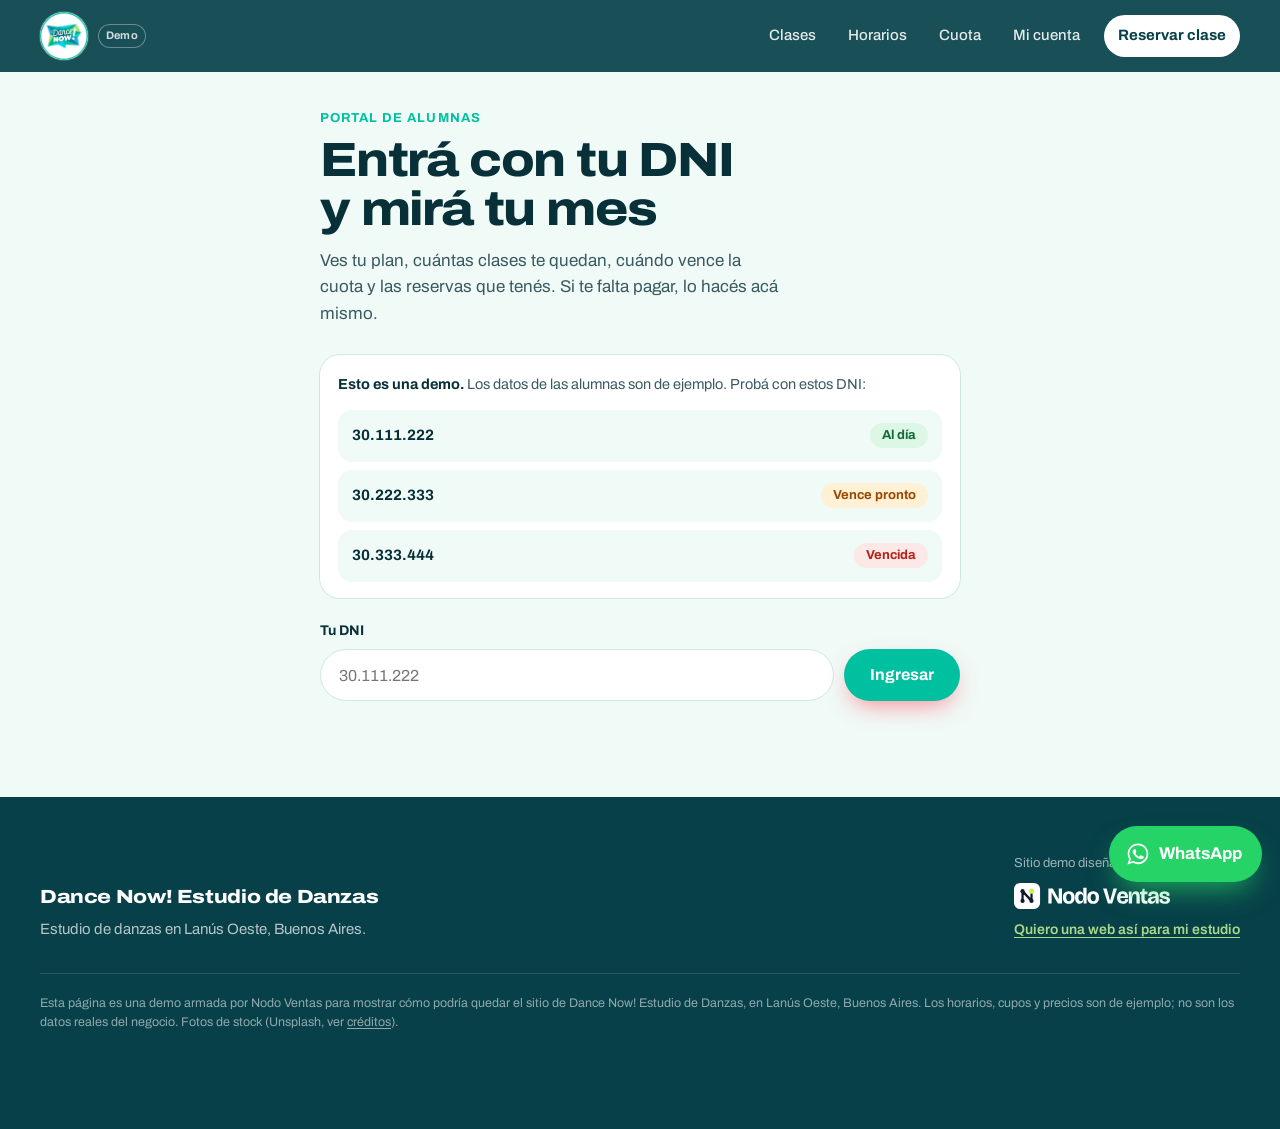
<file: mi-cuenta/index.html>
<!DOCTYPE html>
<html lang="es-AR">
<head>
  <meta charset="utf-8">
  <meta name="viewport" content="width=device-width, initial-scale=1, viewport-fit=cover">
  <title>Portal de alumnas · Dance Now! Estudio de Danzas</title>
  <meta name="description" content="Entrá con tu DNI y mirá tu plan, cuántas clases te quedan, cuándo vence la cuota y tus reservas. Sitio demo creado por Nodo Ventas.">
  <meta name="robots" content="noindex, nofollow">
  <meta name="theme-color" content="#074048">
  <link rel="icon" href="../img/brand/favicon.png" type="image/png">
  <link rel="preconnect" href="https://fonts.googleapis.com">
  <link rel="preconnect" href="https://fonts.gstatic.com" crossorigin>
  <link href="https://fonts.googleapis.com/css2?family=Archivo:wdth,wght@62..125,400..900&display=swap" rel="stylesheet">
  <link rel="stylesheet" href="../styles.css">
  <link rel="stylesheet" href="portal.css">
</head>
<body class="subpage">
  <a class="skip" href="#contenido">Saltar al contenido</a>

  <header class="site-header solid" id="top">
    <div class="wrap header-inner">
      <a class="brand" href="../" aria-label="Dance Now! Estudio de Danzas, inicio">
        <img class="brand-logo round" src="../img/brand/logo.png" alt="Dance Now! Estudio de Danzas">
      </a>
      <a class="demo-tag" href="../oferta/" title="Sitio demo hecho por Nodo Ventas">Demo</a>
      <button class="menu-btn" type="button" aria-expanded="false" aria-controls="nav" aria-label="Abrir menú"><span></span><span></span></button>
      <nav class="nav" id="nav">
        <a href="../#clases">Clases</a>
        <a href="../#horarios">Horarios</a>
        <a href="../#cuota">Cuota</a>
        <a href="./" aria-current="page">Mi cuenta</a>
        <a class="nav-cta" href="../#horarios">Reservar clase</a>
      </nav>
    </div>
  </header>

  <main id="contenido" class="portal">
    <div class="wrap portal-wrap">
      <p class="portal-kicker">Portal de alumnas</p>
      <h1>Entrá con tu DNI y mirá tu mes</h1>
      <p class="portal-lead">Ves tu plan, cuántas clases te quedan, cuándo vence la cuota y las reservas que tenés. Si te falta pagar, lo hacés acá mismo.</p>

      <aside class="demo-banner" aria-label="Datos de la demo">
        <p><strong>Esto es una demo.</strong> Los datos de las alumnas son de ejemplo. Probá con estos DNI:</p>
        <div class="dni-hints">
          <button type="button" class="hint" data-dni="30111222">30.111.222 <span class="badge badge-ok">Al día</span></button>
          <button type="button" class="hint" data-dni="30222333">30.222.333 <span class="badge badge-pend">Vence pronto</span></button>
          <button type="button" class="hint" data-dni="30333444">30.333.444 <span class="badge badge-late">Vencida</span></button>
        </div>
      </aside>

      <form id="login-form" class="dni-form">
        <label for="dni">Tu DNI</label>
        <div class="dni-row">
          <input id="dni" name="dni" inputmode="numeric" autocomplete="off" required placeholder="30.111.222" aria-describedby="dni-error">
          <button class="btn btn-coral" type="submit">Ingresar</button>
        </div>
        <p class="form-error" id="dni-error" hidden>No encontramos ese DNI. En la demo usá uno de los tres de arriba.</p>
      </form>

      <section id="account-panel" class="account portal-account" hidden aria-live="polite"></section>
    </div>
  </main>

  <footer class="site-footer">
    <div class="wrap footer-grid">
      <div class="footer-brand">
        <span class="brand-name">Dance Now! Estudio de Danzas</span>
        <p>Estudio de danzas en Lanús Oeste, Buenos Aires.</p>
      </div>
      <div class="made-by">
        <span>Sitio demo diseñado por</span>
        <a href="../oferta/" aria-label="Nodo Ventas, ver la oferta"><img src="../img/nodo/nodo-ventas-logo-blanco.svg" alt="Nodo Ventas" width="150" height="25"></a>
        <a class="made-link" href="../oferta/">Quiero una web así para mi estudio</a>
      </div>
    </div>
    <p class="wrap legal">Esta página es una demo armada por Nodo Ventas para mostrar cómo podría quedar el sitio de Dance Now! Estudio de Danzas, en Lanús Oeste, Buenos Aires. Los horarios, cupos y precios son de ejemplo; no son los datos reales del negocio. Fotos de stock (Unsplash, ver <a href="../CREDITS.md">créditos</a>).</p>
  </footer>

  <a class="wa-float" href="https://wa.me/5491100000000?text=Hola%21%20Quiero%20reservar%20una%20clase%20de%20prueba" target="_blank" rel="noopener" aria-label="Escribir por WhatsApp">
    <svg viewBox="0 0 32 32" aria-hidden="true"><path fill="currentColor" d="M16 3C9 3 3.3 8.6 3.3 15.6c0 2.4.7 4.7 1.9 6.7L3 29l6.9-2.1c1.9 1 4 1.6 6.1 1.6 7 0 12.7-5.6 12.7-12.6S23 3 16 3zm0 23.2c-1.9 0-3.8-.5-5.4-1.5l-.4-.2-4.1 1.2 1.2-4-.3-.4a10.4 10.4 0 0 1-1.6-5.6C5.4 9.9 10.1 5.3 16 5.3s10.6 4.6 10.6 10.3S21.9 26.2 16 26.2zm5.8-7.7c-.3-.2-1.9-.9-2.2-1-.3-.1-.5-.2-.7.2-.2.3-.8 1-1 1.2-.2.2-.4.2-.7.1-.3-.2-1.3-.5-2.5-1.6-.9-.8-1.6-1.8-1.7-2.1-.2-.3 0-.5.1-.6l.5-.6c.2-.2.2-.3.3-.6.1-.2 0-.4 0-.6l-1-2.4c-.3-.6-.5-.5-.7-.5h-.6c-.2 0-.6.1-.9.4-.3.3-1.2 1.1-1.2 2.7s1.2 3.2 1.4 3.4c.2.2 2.4 3.6 5.8 5 2.9 1.1 3.4.9 4 .8.6-.1 1.9-.8 2.2-1.5.3-.8.3-1.4.2-1.5-.1-.2-.3-.3-.6-.4z"/></svg>
    <span>WhatsApp</span>
  </a>

  <div class="modal" id="modal-pago" hidden>
    <div class="sheet" role="dialog" aria-modal="true" aria-labelledby="pago-titulo">
      <button class="sheet-x" type="button" data-close aria-label="Cerrar">×</button>
      <div id="pago-form">
        <h2 id="pago-titulo">Cuota de noviembre</h2>
        <p class="pay-amount">$18.000</p>
        <p class="class-resume" id="pago-resumen">Plan 8 clases · Dance Now! Estudio de Danzas</p>
        <fieldset class="pay-methods">
          <legend>Medio de pago</legend>
          <label><input type="radio" name="pm" checked> Dinero en cuenta de Mercado Pago</label>
          <label><input type="radio" name="pm"> Tarjeta de débito o crédito</label>
        </fieldset>
        <button class="btn btn-mp btn-block" type="button" id="btn-pagar">Pagar $18.000</button>
        <p class="fine-print">Simulación de demo: no se abre un checkout real ni se cobra nada.</p>
      </div>
      <div id="pago-ok" hidden>
        <div class="ok-head">
          <span class="ok-check" aria-hidden="true"><svg viewBox="0 0 24 24"><path d="M5 12.5l4.2 4.2L19 7" fill="none" stroke="currentColor" stroke-width="2.6" stroke-linecap="round" stroke-linejoin="round"/></svg></span>
          <div><h2>Pago aprobado</h2><p class="class-resume">La cuota quedó acreditada en tu cuenta.</p></div>
        </div>
        <button class="btn btn-ink btn-block" type="button" data-close>Volver</button>
      </div>
    </div>
  </div>

  <script src="portal.js"></script>
</body>
</html>
</file>
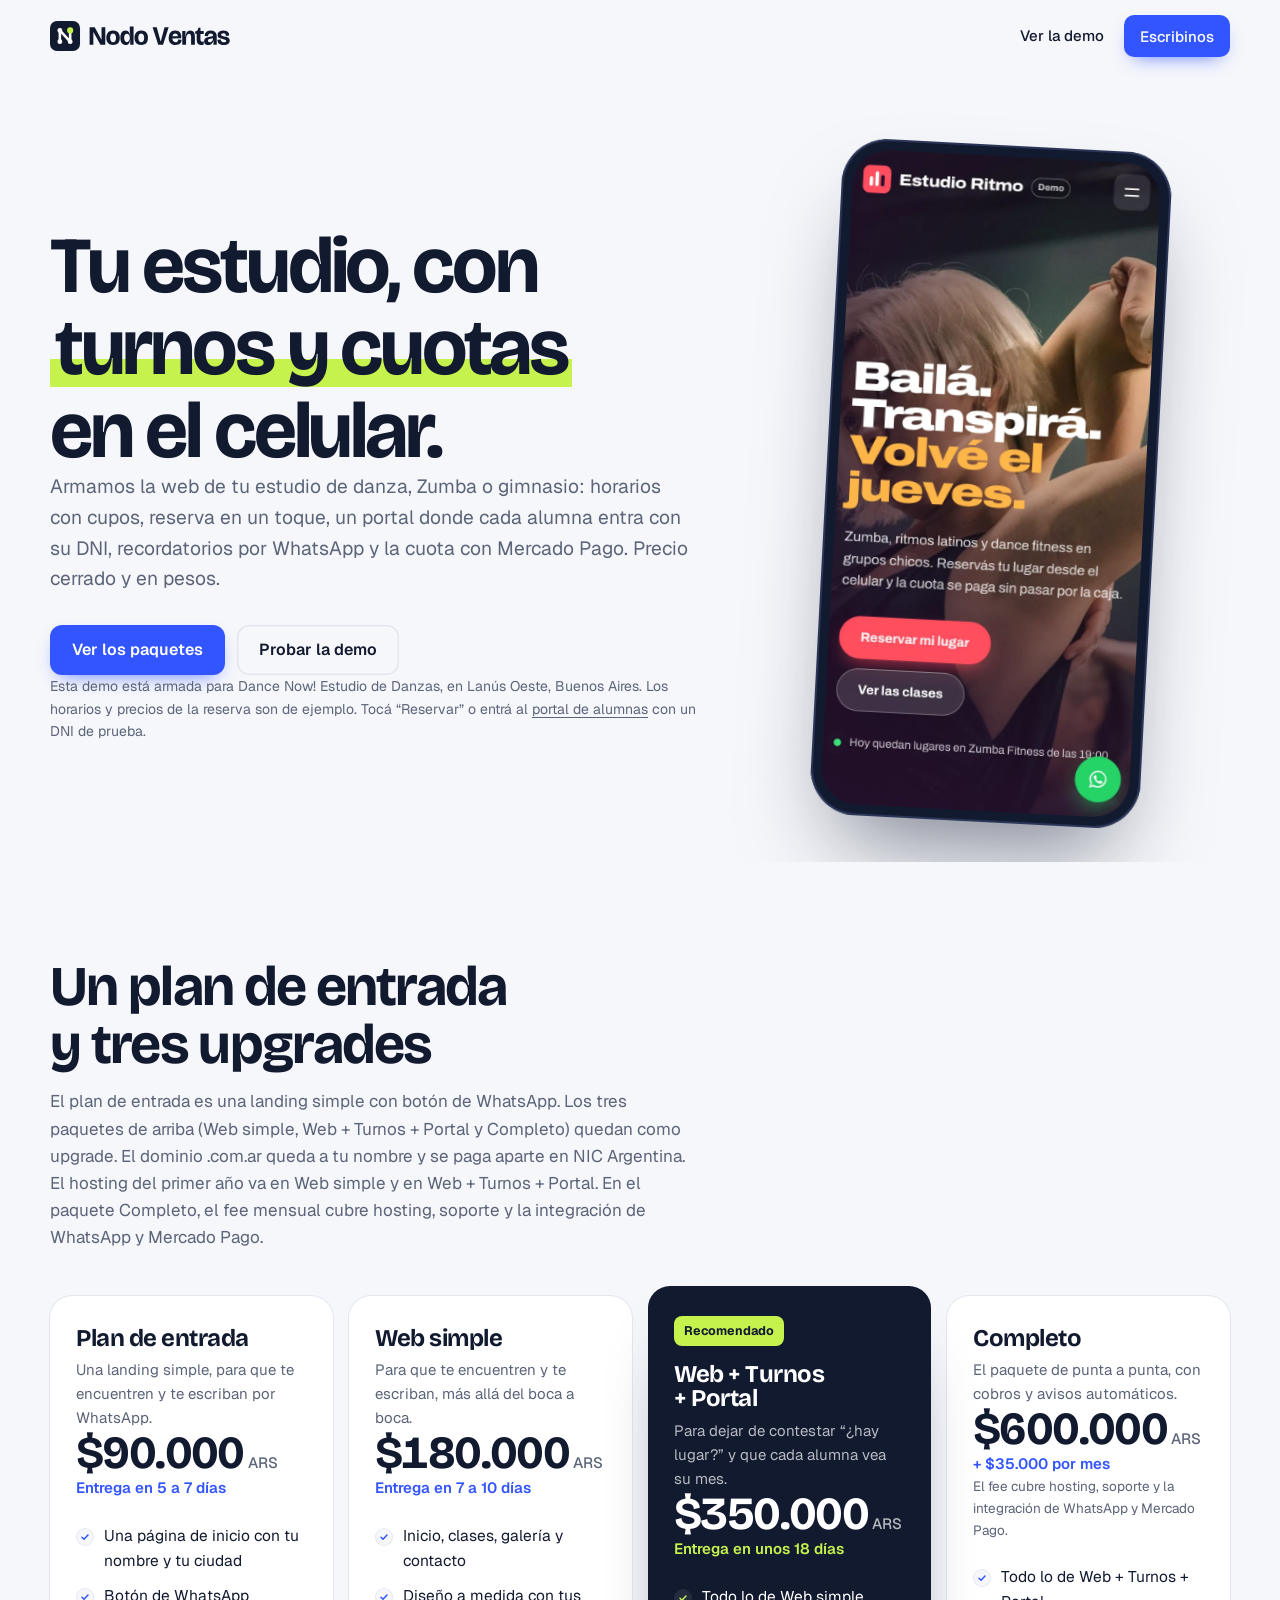
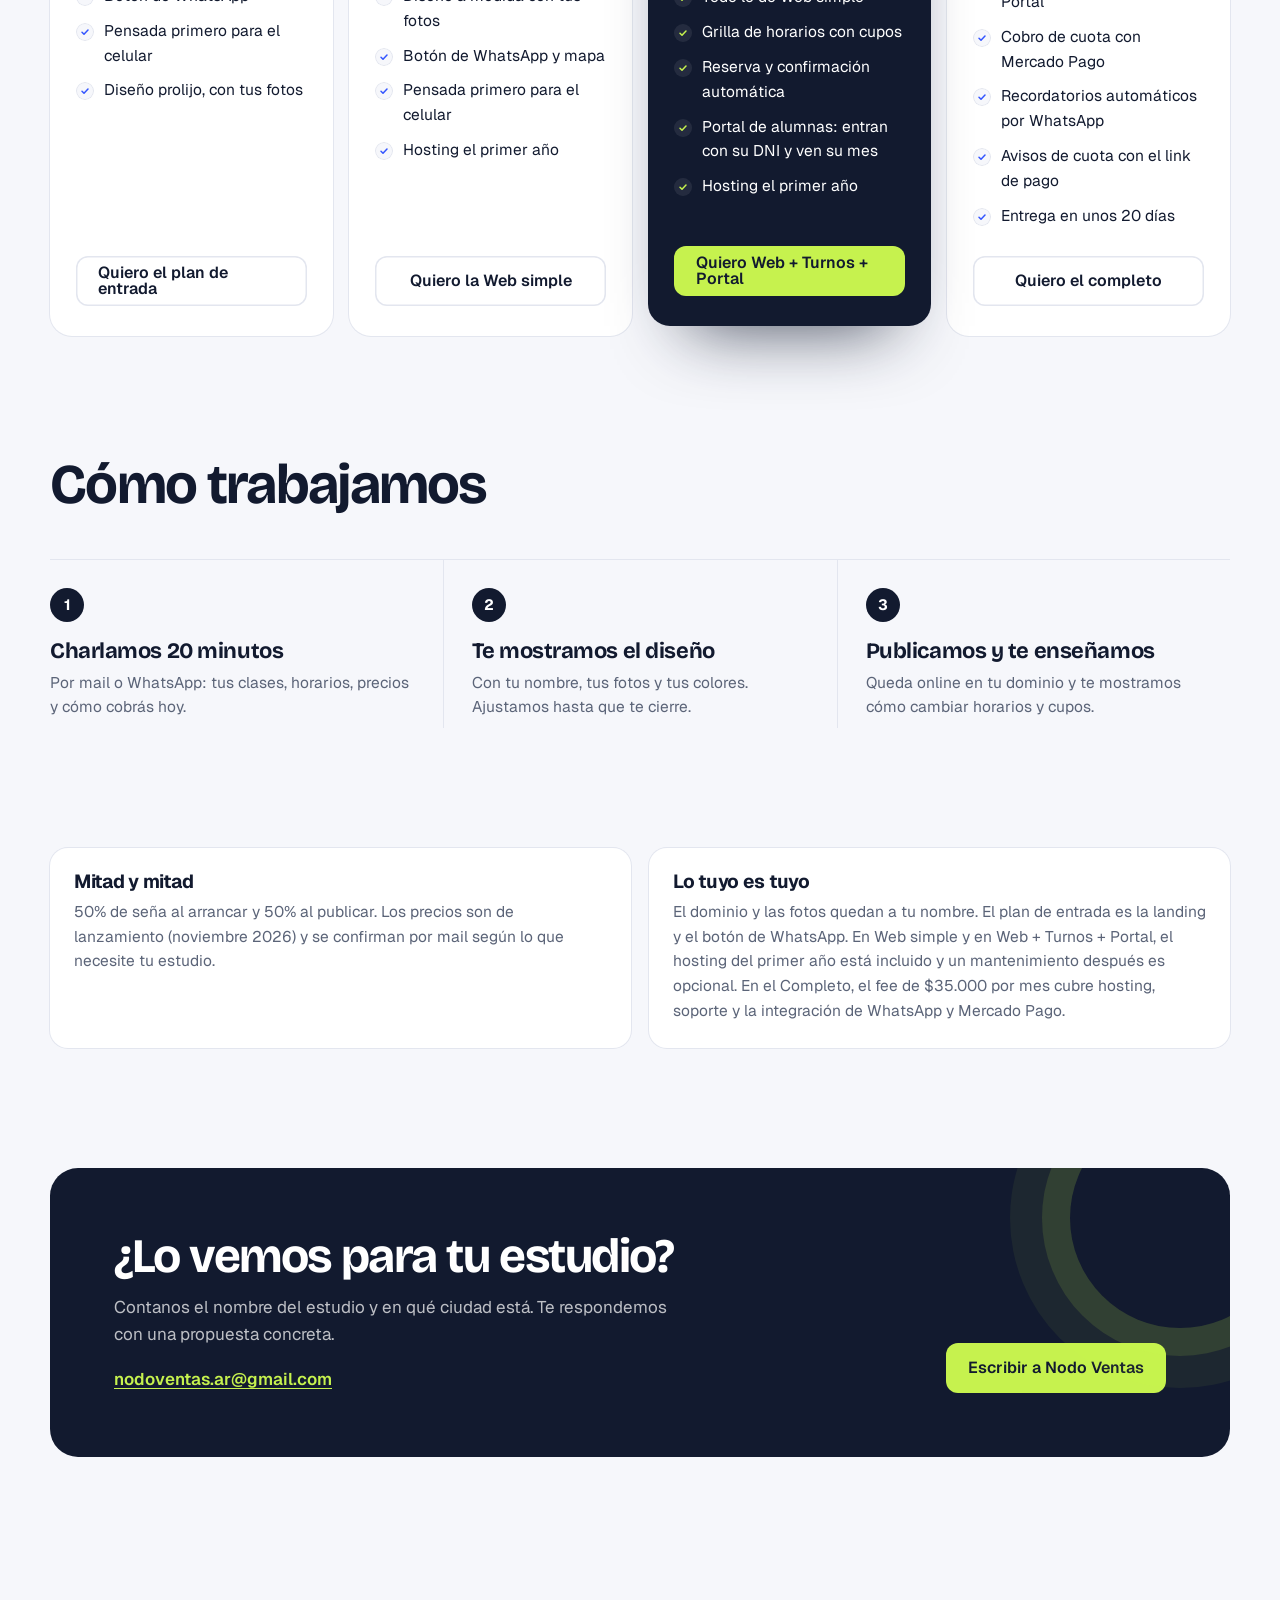
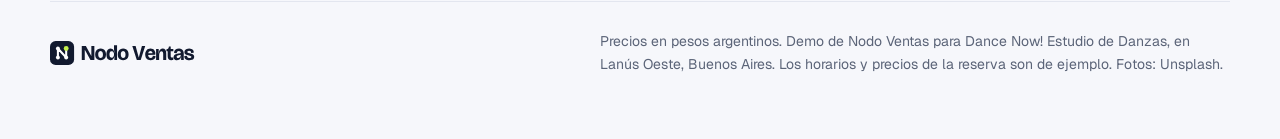
<file: oferta/index.html>
<!DOCTYPE html>
<html lang="es-AR">
<head>
  <meta charset="utf-8">
  <meta name="viewport" content="width=device-width, initial-scale=1">
  <title>Webs con turnos y cobros para estudios · Nodo Ventas</title>
  <meta name="description" content="Nodo Ventas arma webs para estudios de danza, Zumba, yoga, pilates, academias y centros de belleza: landing de entrada, horarios, reserva, portal de alumnas, recordatorios por WhatsApp y cuota con Mercado Pago.">
  <meta name="robots" content="noindex, nofollow">
  <meta name="theme-color" content="#F6F7FB">
  <link rel="icon" href="../img/nodo/favicon.svg" type="image/svg+xml">
  <link rel="preconnect" href="https://fonts.googleapis.com">
  <link rel="preconnect" href="https://fonts.gstatic.com" crossorigin>
  <link href="https://fonts.googleapis.com/css2?family=Bricolage+Grotesque:opsz,wght@12..96,600..800&family=Geist:wght@400..700&display=swap" rel="stylesheet">
  <link rel="stylesheet" href="../nodo.css">
</head>
<body class="nv">
  <header class="nv-header">
    <div class="nv-wrap">
      <a class="nv-logo" href="./"><img src="../img/nodo/nodo-ventas-logo.svg" alt="Nodo Ventas" width="182" height="30"></a>
      <nav class="nv-nav">
        <a class="nv-hide-sm" href="../">Ver la demo</a>
        <a class="nv-btn nv-btn-primary" href="mailto:nodoventas.ar@gmail.com?subject=Quiero%20una%20web%20para%20mi%20estudio">Escribinos</a>
      </nav>
    </div>
  </header>

  <main>
    <section class="nv-hero">
      <div class="nv-wrap">
        <div>
          <h1>Tu estudio, con <span class="nv-mark">turnos y cuotas</span> en el celular.</h1>
          <p class="nv-lead">Armamos la web de tu estudio de danza, Zumba o gimnasio: horarios con cupos, reserva en un toque, un portal donde cada alumna entra con su DNI, recordatorios por WhatsApp y la cuota con Mercado Pago. Precio cerrado y en pesos.</p>
          <div class="nv-cta-row">
            <a class="nv-btn nv-btn-primary" href="#paquetes">Ver los paquetes</a>
            <a class="nv-btn nv-btn-line" href="../">Probar la demo</a>
          </div>
          <p class="nv-note">Esta demo está armada para Dance Now! Estudio de Danzas, en Lanús Oeste, Buenos Aires. Los horarios y precios de la reserva son de ejemplo. Tocá “Reservar” o entrá al <a href="../mi-cuenta/">portal de alumnas</a> con un DNI de prueba.</p>
        </div>
        <div class="nv-device"><img src="../img/nodo/demo-movil.webp" alt="La demo de Dance Now! Estudio de Danzas en un celular" width="390" height="800"></div>
      </div>
    </section>

    <section class="nv-section" id="paquetes">
      <div class="nv-wrap">
        <div class="nv-head">
          <h2>Un plan de entrada y tres upgrades</h2>
          <p>El plan de entrada es una landing simple con botón de WhatsApp. Los tres paquetes de arriba (Web simple, Web + Turnos + Portal y Completo) quedan como upgrade. El dominio .com.ar queda a tu nombre y se paga aparte en NIC Argentina. El hosting del primer año va en Web simple y en Web + Turnos + Portal. En el paquete Completo, el fee mensual cubre hosting, soporte y la integración de WhatsApp y Mercado Pago.</p>
        </div>
        <div class="nv-plans">
          <article class="nv-plan">
            <h3>Plan de entrada</h3>
            <p class="nv-for">Una landing simple, para que te encuentren y te escriban por WhatsApp.</p>
            <p class="nv-price">$90.000<small>ARS</small></p>
            <p class="nv-fee">Entrega en 5 a 7 días</p>
            <ul>
              <li>Una página de inicio con tu nombre y tu ciudad</li>
              <li>Botón de WhatsApp</li>
              <li>Pensada primero para el celular</li>
              <li>Diseño prolijo, con tus fotos</li>
            </ul>
            <a class="nv-btn nv-btn-line" href="mailto:nodoventas.ar@gmail.com?subject=Plan%20de%20entrada">Quiero el plan de entrada</a>
          </article>
          <article class="nv-plan">
            <h3>Web simple</h3>
            <p class="nv-for">Para que te encuentren y te escriban, más allá del boca a boca.</p>
            <p class="nv-price">$180.000<small>ARS</small></p>
            <p class="nv-fee">Entrega en 7 a 10 días</p>
            <ul>
              <li>Inicio, clases, galería y contacto</li>
              <li>Diseño a medida con tus fotos</li>
              <li>Botón de WhatsApp y mapa</li>
              <li>Pensada primero para el celular</li>
              <li>Hosting el primer año</li>
            </ul>
            <a class="nv-btn nv-btn-line" href="mailto:nodoventas.ar@gmail.com?subject=Paquete%20Web%20simple">Quiero la Web simple</a>
          </article>
          <article class="nv-plan nv-featured">
            <span class="nv-flag">Recomendado</span>
            <h3>Web + Turnos + Portal</h3>
            <p class="nv-for">Para dejar de contestar “¿hay lugar?” y que cada alumna vea su mes.</p>
            <p class="nv-price">$350.000<small>ARS</small></p>
            <p class="nv-fee">Entrega en unos 18 días</p>
            <ul>
              <li>Todo lo de Web simple</li>
              <li>Grilla de horarios con cupos</li>
              <li>Reserva y confirmación automática</li>
              <li>Portal de alumnas: entran con su DNI y ven su mes</li>
              <li>Hosting el primer año</li>
            </ul>
            <a class="nv-btn nv-btn-lime" href="mailto:nodoventas.ar@gmail.com?subject=Paquete%20Web%20%2B%20Turnos%20%2B%20Portal">Quiero Web + Turnos + Portal</a>
          </article>
          <article class="nv-plan">
            <h3>Completo</h3>
            <p class="nv-for">El paquete de punta a punta, con cobros y avisos automáticos.</p>
            <p class="nv-price">$600.000<small>ARS</small></p>
            <p class="nv-fee">+ $35.000 por mes</p>
            <p class="nv-fee-note">El fee cubre hosting, soporte y la integración de WhatsApp y Mercado Pago.</p>
            <ul>
              <li>Todo lo de Web + Turnos + Portal</li>
              <li>Cobro de cuota con Mercado Pago</li>
              <li>Recordatorios automáticos por WhatsApp</li>
              <li>Avisos de cuota con el link de pago</li>
              <li>Entrega en unos 20 días</li>
            </ul>
            <a class="nv-btn nv-btn-line" href="mailto:nodoventas.ar@gmail.com?subject=Paquete%20Completo">Quiero el completo</a>
          </article>
        </div>
      </div>
    </section>

    <section class="nv-section" style="padding-top:24px">
      <div class="nv-wrap">
        <div class="nv-head"><h2>Cómo trabajamos</h2></div>
        <div class="nv-steps">
          <div class="nv-step"><h3>Charlamos 20 minutos</h3><p>Por mail o WhatsApp: tus clases, horarios, precios y cómo cobrás hoy.</p></div>
          <div class="nv-step"><h3>Te mostramos el diseño</h3><p>Con tu nombre, tus fotos y tus colores. Ajustamos hasta que te cierre.</p></div>
          <div class="nv-step"><h3>Publicamos y te enseñamos</h3><p>Queda online en tu dominio y te mostramos cómo cambiar horarios y cupos.</p></div>
        </div>
      </div>
    </section>

    <section class="nv-section" style="padding-top:24px">
      <div class="nv-wrap nv-terms">
        <div class="nv-term"><h3>Mitad y mitad</h3><p>50% de seña al arrancar y 50% al publicar. Los precios son de lanzamiento (noviembre 2026) y se confirman por mail según lo que necesite tu estudio.</p></div>
        <div class="nv-term"><h3>Lo tuyo es tuyo</h3><p>El dominio y las fotos quedan a tu nombre. El plan de entrada es la landing y el botón de WhatsApp. En Web simple y en Web + Turnos + Portal, el hosting del primer año está incluido y un mantenimiento después es opcional. En el Completo, el fee de $35.000 por mes cubre hosting, soporte y la integración de WhatsApp y Mercado Pago.</p></div>
      </div>
    </section>

    <section class="nv-section" style="padding-top:24px">
      <div class="nv-wrap">
        <div class="nv-cta">
          <div>
            <h2>¿Lo vemos para tu estudio?</h2>
            <p>Contanos el nombre del estudio y en qué ciudad está. Te respondemos con una propuesta concreta.</p>
            <a class="nv-mail" href="mailto:nodoventas.ar@gmail.com">nodoventas.ar@gmail.com</a>
          </div>
          <a class="nv-btn nv-btn-lime" href="mailto:nodoventas.ar@gmail.com?subject=Quiero%20una%20web%20para%20mi%20estudio">Escribir a Nodo Ventas</a>
        </div>
      </div>
    </section>
  </main>

  <footer class="nv-footer">
    <div class="nv-wrap">
      <img src="../img/nodo/nodo-ventas-logo.svg" alt="Nodo Ventas" width="146" height="24">
      <p class="nv-disclaimer">Precios en pesos argentinos. Demo de Nodo Ventas para Dance Now! Estudio de Danzas, en Lanús Oeste, Buenos Aires. Los horarios y precios de la reserva son de ejemplo. Fotos: Unsplash.</p>
    </div>
  </footer>
  <script>
    const h = document.querySelector(".nv-header");
    addEventListener("scroll", () => h.classList.toggle("scrolled", scrollY > 8), { passive: true });
  </script>
</body>
</html>
</file>
<file: styles.css>
:root {
  --plum: #074048;
  --plum-2: #0A5860;
  --coral: #00C0A0;
  --coral-ink: #009980;
  --amber: #A8D888;
  --paper: #FFFFFF;
  --mist: #F0FAF7;
  --ink: #083038;
  --ink-soft: #3A5A60;
  --line: #D0E8E4;
  --mp: #009EE3;
  --wa: #25D366;
  --font: "Archivo", "Helvetica Neue", Arial, sans-serif;
  --max: 1200px;
  --ease: cubic-bezier(.16, 1, .3, 1);
}
*, *::before, *::after { box-sizing: border-box; }
html { scroll-behavior: smooth; -webkit-text-size-adjust: 100%; }
@media (prefers-reduced-motion: reduce) { html { scroll-behavior: auto; } *, *::before, *::after { animation: none !important; transition: none !important; } }
body { margin: 0; background: var(--paper); color: var(--ink); font-family: var(--font); font-size: 17px; line-height: 1.55; -webkit-font-smoothing: antialiased; font-variation-settings: "wdth" 100; }
::selection { background: var(--coral); color: #fff; }
img { max-width: 100%; display: block; }
a { color: inherit; text-underline-offset: .18em; }
button, input { font: inherit; color: inherit; }
button { cursor: pointer; }
:focus-visible { outline: 3px solid var(--amber); outline-offset: 3px; border-radius: 6px; }
h1, h2, h3 { margin: 0; line-height: 1.02; letter-spacing: -0.025em; font-weight: 800; font-stretch: 112%; font-variation-settings: "wdth" 112; text-wrap: balance; }
p { margin: 0; }
.wrap { width: min(var(--max), calc(100% - 40px)); margin-inline: auto; }
.skip { position: absolute; left: 12px; top: -48px; z-index: 100; background: var(--amber); color: var(--ink); padding: 8px 12px; border-radius: 8px; }
.skip:focus { top: 12px; }

/* header */
.site-header { position: fixed; inset: 0 0 auto; z-index: 40; color: #fff; transition: background .4s var(--ease), box-shadow .4s var(--ease); }
.site-header.solid { background: rgba(7, 64, 72, .92); backdrop-filter: saturate(1.4) blur(14px); box-shadow: 0 1px 0 rgba(255,255,255,.08); }
.header-inner { display: flex; align-items: center; justify-content: space-between; min-height: 72px; gap: 16px; }
.brand { display: inline-flex; align-items: center; gap: 10px; text-decoration: none; }
.brand-mark { width: 34px; height: 34px; }
.brand-name { font-weight: 800; font-size: 19px; letter-spacing: -0.02em; font-variation-settings: "wdth" 118; }

/* branding real */
.brand-logo { display: block; height: 44px; width: auto; max-width: 200px; object-fit: contain; }
.brand-logo.round { height: 48px; width: 48px; max-width: 48px; border-radius: 50%; background: #fff; object-fit: cover; box-shadow: 0 0 0 1px rgba(255,255,255,.18); }
.brand-logo.tile { height: 52px; width: auto; max-width: 168px; border-radius: 8px; background: #fff; padding: 3px 5px; object-fit: contain; }
.brand-wordmark { display: flex; flex-direction: column; justify-content: center; line-height: 1; color: #fff; text-decoration: none; }
.brand-wordmark .wm-name { font-weight: 500; font-size: 22px; letter-spacing: 0.01em; font-variation-settings: "wdth" 110; }
.brand-wordmark .wm-sub { font-size: 9px; font-weight: 600; letter-spacing: 0.16em; text-transform: uppercase; opacity: .88; margin-top: 3px; }
.brand-wordmark.gm .wm-name { font-weight: 800; font-size: 24px; letter-spacing: -0.04em; text-transform: lowercase; font-variation-settings: "wdth" 125; }
.brand-wordmark.gm .wm-sub { letter-spacing: 0.22em; font-weight: 600; font-size: 9px; }
@media (max-width: 860px) {
  .brand-logo { height: 38px; max-width: 150px; }
  .brand-logo.round { height: 42px; width: 42px; max-width: 42px; }
  .brand-logo.tile { height: 48px; max-width: 150px; }
  .brand-wordmark .wm-name { font-size: 20px; }
}

.nav { display: flex; align-items: center; gap: 4px; }
.nav a { text-decoration: none; font-size: 15px; font-weight: 500; padding: 9px 14px; border-radius: 999px; opacity: .88; transition: background .2s, opacity .2s; }
.nav a:hover { opacity: 1; background: rgba(255,255,255,.1); }
.nav .nav-cta { background: #fff; color: var(--plum); font-weight: 700; opacity: 1; margin-left: 6px; }
.nav .nav-cta:hover { background: var(--amber); }
.menu-btn { display: none; width: 44px; height: 44px; border: 0; border-radius: 12px; background: rgba(255,255,255,.12); position: relative; }
.menu-btn span { position: absolute; left: 13px; right: 13px; height: 2px; background: #fff; border-radius: 2px; transition: transform .3s var(--ease); }
.menu-btn span:first-child { top: 17px; } .menu-btn span:last-child { top: 25px; }
.menu-btn[aria-expanded="true"] span:first-child { transform: translateY(4px) rotate(45deg); }
.menu-btn[aria-expanded="true"] span:last-child { transform: translateY(-4px) rotate(-45deg); }
@media (max-width: 860px) {
  .menu-btn { display: block; }
  .nav { position: absolute; top: 72px; left: 12px; right: 12px; flex-direction: column; align-items: stretch; padding: 10px; border-radius: 18px; background: var(--plum); box-shadow: 0 24px 48px rgba(0,0,0,.35); opacity: 0; transform: translateY(-8px); pointer-events: none; transition: opacity .25s var(--ease), transform .25s var(--ease); }
  .nav.open { opacity: 1; transform: none; pointer-events: auto; }
  .nav a { padding: 14px 16px; font-size: 17px; }
  .nav .nav-cta { margin: 6px 0 0; text-align: center; }
}

/* buttons */
.btn { display: inline-flex; align-items: center; justify-content: center; gap: 8px; min-height: 52px; padding: 0 26px; border-radius: 999px; border: 0; font-weight: 700; font-size: 16px; text-decoration: none; transition: transform .2s var(--ease), background .2s, box-shadow .2s; }
.btn:active { transform: scale(.97); }
.btn-coral { background: var(--coral); color: #fff; box-shadow: 0 10px 24px -8px rgba(255,77,94,.7); }
.btn-coral:hover { background: var(--coral-ink); }
.btn-glass { background: rgba(255,255,255,.14); color: #fff; backdrop-filter: blur(8px); box-shadow: inset 0 0 0 1px rgba(255,255,255,.35); }
.btn-glass:hover { background: rgba(255,255,255,.24); }
.btn-ink { background: var(--plum); color: #fff; }
.btn-ink:hover { background: var(--plum-2); }
.btn-mp { background: var(--mp); color: #fff; }
.btn-mp:hover { background: #0088c4; }
.btn-ghost { background: transparent; box-shadow: inset 0 0 0 1.5px var(--line); color: var(--ink); }
.btn-block { width: 100%; }
.btn[disabled] { opacity: .45; cursor: not-allowed; box-shadow: none; }

/* hero */
.hero { position: relative; min-height: 100svh; display: flex; align-items: flex-end; color: #fff; overflow: hidden; background: var(--plum); }
.hero-img { position: absolute; inset: 0; width: 100%; height: 100%; object-fit: cover; object-position: 62% 30%; transform: scale(1.06); animation: settle 1.8s var(--ease) forwards; }
.hero-shade { position: absolute; inset: 0; background: linear-gradient(180deg, rgba(7, 64, 72,.55) 0%, rgba(7, 64, 72,0) 28%, rgba(7, 64, 72,.2) 50%, rgba(7, 64, 72,.94) 100%), linear-gradient(90deg, rgba(7, 64, 72,.7) 0%, rgba(7, 64, 72,0) 65%); }
.hero-inner { position: relative; padding: 96px 0 64px; display: grid; grid-template-columns: 1.15fr minmax(260px, 360px); gap: 40px; align-items: end; width: 100%; }
.hero-video { width: min(100%, 360px); aspect-ratio: 9 / 16; justify-self: end; border-radius: 22px; overflow: hidden; background: #000; box-shadow: 0 28px 60px -18px rgba(0,0,0,.7), 0 0 0 1px rgba(255,255,255,.14); }
.hero-video video { width: 100%; height: 100%; display: block; object-fit: contain; background: #000; }
.hero-copy { min-width: 0; }
.hero-title { font-size: clamp(50px, 9vw, 124px); line-height: .9; letter-spacing: -0.035em; font-weight: 900; font-variation-settings: "wdth" 125; max-width: 11ch; }
.hero-title span { display: inline-block; opacity: 0; transform: translateY(.35em); animation: rise .9s var(--ease) forwards; }
.hero-title span:nth-child(2) { animation-delay: .12s; }
.hero-title span:nth-child(3) { animation-delay: .24s; color: var(--amber); }
.hero-lead { max-width: 46ch; margin-top: 26px; font-size: clamp(17px, 1.6vw, 20px); color: rgba(255,255,255,.86); }
.hero-actions { display: flex; flex-wrap: wrap; gap: 12px; margin-top: 30px; }
.hero-meta { display: flex; align-items: center; gap: 10px; margin-top: 28px; font-size: 14px; color: rgba(255,255,255,.75); }
.live-dot { width: 9px; height: 9px; border-radius: 50%; background: #3BE07A; box-shadow: 0 0 0 0 rgba(59,224,122,.6); animation: pulse 2s infinite; }
@keyframes settle { to { transform: scale(1); } }
@keyframes rise { to { opacity: 1; transform: none; } }
@keyframes pulse { 70% { box-shadow: 0 0 0 10px rgba(59,224,122,0); } 100% { box-shadow: 0 0 0 0 rgba(59,224,122,0); } }

/* sections */
section { scroll-margin-top: 72px; }
.section-head { display: grid; grid-template-columns: 1.1fr 1fr; gap: 24px 64px; align-items: end; margin-bottom: 40px; }
.section-head h2 { font-size: clamp(36px, 5vw, 64px); }
.section-head p { color: var(--ink-soft); max-width: 48ch; }
@media (max-width: 860px) { .section-head { grid-template-columns: 1fr; margin-bottom: 28px; } }

.clases { padding: 104px 0 88px; }
.rail { display: grid; grid-auto-flow: column; grid-auto-columns: minmax(280px, 31%); gap: 18px; overflow-x: auto; scroll-snap-type: x mandatory; padding: 4px max(20px, calc((100% - var(--max)) / 2)) 24px; scroll-padding-inline: max(20px, calc((100% - var(--max)) / 2)); scrollbar-width: thin; scrollbar-color: var(--coral) var(--mist); }
.rail::-webkit-scrollbar { height: 6px; } .rail::-webkit-scrollbar-thumb { background: var(--coral); border-radius: 6px; } .rail::-webkit-scrollbar-track { background: var(--mist); }
@media (max-width: 860px) { .rail { grid-auto-columns: 78%; } }
.class-tile { position: relative; scroll-snap-align: start; border-radius: 22px; overflow: hidden; aspect-ratio: 4 / 5; background: var(--plum); color: #fff; isolation: isolate; }
.class-tile img { position: absolute; inset: 0; width: 100%; height: 100%; object-fit: cover; transition: transform .8s var(--ease); z-index: -1; }
.class-tile::after { content: ""; position: absolute; inset: 0; z-index: -1; background: linear-gradient(180deg, rgba(7, 64, 72,0) 40%, rgba(7, 64, 72,.92) 100%); }
.class-tile:hover img { transform: scale(1.05); }
.tile-copy { position: absolute; inset: auto 0 0; padding: 22px; }
.tile-copy h3 { font-size: 28px; }
.tile-copy p { margin-top: 6px; color: rgba(255,255,255,.85); font-size: 15px; }
.tile-meta { display: inline-block; margin-top: 12px; font-size: 13px; font-weight: 600; color: var(--amber); }

/* horarios */
.horarios { padding: 96px 0; background: var(--mist); }
.days { display: flex; gap: 8px; overflow-x: auto; padding-bottom: 6px; margin-bottom: 22px; scrollbar-width: none; }
.days::-webkit-scrollbar { display: none; }
.day { flex: 0 0 auto; min-width: 82px; padding: 12px 16px; border-radius: 16px; border: 0; background: #fff; color: var(--ink); text-align: left; box-shadow: inset 0 0 0 1px var(--line); transition: background .2s, color .2s; }
.day b { display: block; font-size: 17px; }
.day small { color: var(--ink-soft); font-size: 13px; }
.day[aria-selected="true"] { background: var(--plum); color: #fff; box-shadow: none; }
.day[aria-selected="true"] small { color: rgba(255,255,255,.7); }
.schedule { display: grid; gap: 12px; }
.slot { display: grid; grid-template-columns: 76px 96px 1fr auto; align-items: center; gap: 20px; padding: 14px 16px 14px 20px; border-radius: 20px; background: #fff; box-shadow: 0 1px 2px rgba(7, 64, 72,.06); animation: rise .5s var(--ease) both; opacity: 0; transform: translateY(8px); }
.slot:nth-child(2) { animation-delay: .05s; } .slot:nth-child(3) { animation-delay: .1s; }
.slot-time { font-size: 24px; font-weight: 800; font-variant-numeric: tabular-nums; letter-spacing: -0.02em; }
.slot-time small { display: block; font-size: 13px; font-weight: 500; color: var(--ink-soft); }
.slot img { width: 96px; height: 72px; object-fit: cover; border-radius: 12px; }
.slot h3 { font-size: 20px; letter-spacing: -0.015em; font-variation-settings: "wdth" 105; }
.slot-sub { color: var(--ink-soft); font-size: 14px; margin-top: 2px; }
.spots { display: flex; align-items: center; gap: 10px; margin-top: 8px; font-size: 13px; font-weight: 600; }
.bar { width: 110px; height: 6px; border-radius: 6px; background: var(--line); overflow: hidden; }
.bar i { display: block; height: 100%; background: var(--coral); border-radius: 6px; }
.spots.ok { color: #1F8A4C; } .spots.ok .bar i { background: #2EB866; }
.spots.warn { color: #C2410C; } .spots.warn .bar i { background: var(--amber); }
.spots.full { color: var(--ink-soft); }
.slot .btn { min-height: 46px; padding: 0 20px; font-size: 15px; }
@media (max-width: 720px) {
  .slot { grid-template-columns: 64px 1fr; grid-template-areas: "time info" "btn btn"; gap: 12px 14px; padding: 16px; }
  .slot img { display: none; }
  .slot-time { grid-area: time; font-size: 21px; }
  .slot-info { grid-area: info; }
  .slot .btn { grid-area: btn; width: 100%; }
}

/* cuota */
.cuota { padding: 112px 0; }
.cuota-grid { display: grid; grid-template-columns: 1fr minmax(320px, 440px); gap: 64px; align-items: center; }
.cuota-copy h2, .avisos-copy h2 { font-size: clamp(36px, 5vw, 60px); }
.cuota-copy > p, .avisos-copy > p { margin-top: 18px; color: var(--ink-soft); max-width: 46ch; }
.ticks { list-style: none; padding: 0; margin: 26px 0 0; display: grid; gap: 12px; }
.ticks li { display: flex; gap: 12px; align-items: flex-start; font-weight: 500; }
.ticks li::before { content: ""; flex: 0 0 22px; height: 22px; border-radius: 50%; background: var(--coral) url("data:image/svg+xml,%3Csvg xmlns='http://www.w3.org/2000/svg' viewBox='0 0 24 24'%3E%3Cpath d='M6 12.5l4 4L18 8' fill='none' stroke='white' stroke-width='3' stroke-linecap='round' stroke-linejoin='round'/%3E%3C/svg%3E") center/14px no-repeat; margin-top: 1px; }
.account { background: #fff; border-radius: 28px; padding: 26px; box-shadow: 0 30px 60px -24px rgba(7, 64, 72,.35), 0 0 0 1px var(--line); }
.account-head { display: flex; gap: 14px; align-items: center; padding-bottom: 18px; border-bottom: 1px solid var(--line); }
.account-head strong { display: block; font-size: 18px; } .account-head span { color: var(--ink-soft); font-size: 14px; }
.avatar { width: 48px; height: 48px; border-radius: 50%; display: grid; place-items: center; background: var(--amber); color: var(--plum); font-weight: 800; }
.fee-row { display: flex; justify-content: space-between; align-items: center; padding: 16px 0; border-bottom: 1px solid var(--line); }
.fee-row strong { display: block; } .fee-row span { color: var(--ink-soft); font-size: 14px; }
.badge { font-size: 13px; font-weight: 700; padding: 6px 12px; border-radius: 999px; }
.badge-ok { background: #DDF7E6; color: #136C38; }
.badge-pend { background: #FFF0D6; color: #9A4A00; }
.account .btn-mp { width: 100%; margin-top: 20px; }
.fine-print { font-size: 12.5px; color: var(--ink-soft); margin-top: 12px; }
@media (max-width: 860px) { .cuota-grid { grid-template-columns: 1fr; gap: 40px; } .cuota { padding: 80px 0; } }

/* avisos */
.avisos { padding: 112px 0; background: var(--plum); color: #fff; overflow: hidden; }
.avisos-grid { display: grid; grid-template-columns: minmax(300px, 380px) 1fr; gap: 80px; align-items: center; }
.avisos-copy > p { color: rgba(255,255,255,.78); }
.avisos-copy .btn { margin-top: 28px; background: #fff; color: var(--plum); }
.phone { border-radius: 40px; padding: 10px; background: #0E0711; box-shadow: 0 40px 80px -20px rgba(0,0,0,.6), 0 0 0 1px rgba(255,255,255,.08); transform: rotate(-2deg); }
.phone .wa-top { border-radius: 30px 30px 0 0; }
.phone .wa-body { border-radius: 0 0 30px 30px; min-height: 470px; }
@media (max-width: 860px) { .avisos-grid { grid-template-columns: 1fr; gap: 48px; } .phone { transform: none; max-width: 380px; } .avisos { padding: 80px 0; } }

/* whatsapp look */
.wa-top { display: flex; align-items: center; gap: 10px; padding: 12px 14px; background: #008069; color: #fff; }
.wa-back { font-size: 26px; line-height: 1; opacity: .9; }
.wa-ava { width: 36px; height: 36px; flex: 0 0 36px; } .wa-ava svg { width: 100%; height: 100%; }
.wa-name { display: flex; flex-direction: column; line-height: 1.2; } .wa-name b { font-size: 15px; } .wa-name small { font-size: 12px; opacity: .8; }
.wa-body { background: #EFEAE2; padding: 14px 12px 18px; display: flex; flex-direction: column; gap: 6px; color: #111B21; font-family: -apple-system, "Segoe UI", Roboto, Helvetica, Arial, sans-serif; font-size: 14.5px; line-height: 1.4; }
.wa-day { align-self: center; background: #fff; color: #54656F; font-size: 12px; padding: 4px 10px; border-radius: 8px; margin: 6px 0; box-shadow: 0 1px 1px rgba(0,0,0,.08); }
.bubble { max-width: 86%; padding: 7px 9px 6px; border-radius: 10px; box-shadow: 0 1px 1px rgba(0,0,0,.12); position: relative; }
.bubble.in { align-self: flex-start; background: #fff; border-top-left-radius: 2px; }
.bubble.out { align-self: flex-end; background: #D9FDD3; border-top-right-radius: 2px; }
.bubble time { display: block; text-align: right; font-size: 11px; color: #667781; margin-top: 2px; }
.ticks-blue { color: #53BDEB; letter-spacing: -3px; margin-left: 2px; }
.wa-link { color: #027EB5; text-decoration: underline; }

/* sala */
.sala { position: relative; min-height: 70vh; display: flex; align-items: flex-end; color: #fff; }
.sala img { position: absolute; inset: 0; width: 100%; height: 100%; object-fit: cover; }
.sala::before { content: ""; position: absolute; inset: 0; z-index: 1; background: linear-gradient(0deg, rgba(7, 64, 72,.85), rgba(7, 64, 72,0) 60%); }
.sala-copy { position: relative; z-index: 2; padding-bottom: 56px; }
.sala-copy h2 { font-size: clamp(30px, 4.4vw, 56px); max-width: 18ch; }

/* faq */
.faq { padding: 112px 0; }
.faq-grid { display: grid; grid-template-columns: 1fr 1.3fr; gap: 64px; }
.faq h2 { font-size: clamp(34px, 4.5vw, 56px); }
details { border-bottom: 1px solid var(--line); padding: 20px 0; }
summary { cursor: pointer; font-weight: 700; font-size: 19px; list-style: none; display: flex; justify-content: space-between; gap: 16px; }
summary::-webkit-details-marker { display: none; }
summary::after { content: "+"; font-weight: 400; font-size: 26px; line-height: 1; color: var(--coral); transition: transform .3s var(--ease); }
details[open] summary::after { transform: rotate(45deg); }
details p { margin-top: 10px; color: var(--ink-soft); max-width: 60ch; }
@media (max-width: 860px) { .faq-grid { grid-template-columns: 1fr; gap: 24px; } .faq { padding: 80px 0; } }

/* footer */
.site-footer { background: var(--plum); color: #fff; padding: 56px 0 96px; }
.footer-grid { display: flex; flex-wrap: wrap; justify-content: space-between; gap: 32px; align-items: flex-end; padding-bottom: 32px; border-bottom: 1px solid rgba(255,255,255,.12); }
.footer-brand p { color: rgba(255,255,255,.7); margin-top: 6px; font-size: 15px; }
.made-by { display: grid; gap: 10px; justify-items: start; }
.made-by > span { font-size: 13px; color: rgba(255,255,255,.6); }
.made-by img { height: 26px; width: auto; }
.made-link { font-size: 14px; font-weight: 600; color: var(--amber); }
.legal { font-size: 12.5px; color: rgba(255,255,255,.55); margin-top: 20px; }

/* floating */
.wa-float { position: fixed; right: 18px; bottom: 18px; z-index: 50; display: inline-flex; align-items: center; gap: 8px; height: 56px; padding: 0 20px 0 16px; border-radius: 999px; background: var(--wa); color: #fff; font-weight: 700; text-decoration: none; box-shadow: 0 14px 30px -10px rgba(37,211,102,.8); transition: transform .2s var(--ease); }
.wa-float:hover { transform: translateY(-2px); }
.wa-float svg { width: 26px; height: 26px; }
.demo-chip { position: fixed; left: 14px; bottom: 18px; z-index: 50; font-size: 12px; font-weight: 600; text-decoration: none; padding: 7px 12px; border-radius: 999px; background: rgba(7, 64, 72,.78); color: rgba(255,255,255,.9); backdrop-filter: blur(8px); box-shadow: inset 0 0 0 1px rgba(255,255,255,.18); }
@media (max-width: 520px) { .wa-float span { display: none; } .wa-float { padding: 0; width: 56px; justify-content: center; } }

/* modal */
.modal { position: fixed; inset: 0; z-index: 80; display: grid; place-items: end center; background: rgba(20,8,24,.55); backdrop-filter: blur(4px); padding: 0; }
@media (min-width: 640px) { .modal { place-items: center; padding: 24px; } }
.modal[hidden] { display: none; }
.sheet { position: relative; width: min(460px, 100%); max-height: 92svh; overflow: auto; background: #fff; color: var(--ink); border-radius: 26px 26px 0 0; padding: 30px 24px 26px; animation: sheet .45s var(--ease); }
@media (min-width: 640px) { .sheet { border-radius: 26px; } }
@keyframes sheet { from { transform: translateY(40px); opacity: 0; } }
.sheet h2 { font-size: 28px; }
.sheet-x { position: absolute; right: 14px; top: 14px; width: 38px; height: 38px; border-radius: 50%; border: 0; background: var(--mist); font-size: 22px; line-height: 1; }
.class-resume { color: var(--ink-soft); margin-top: 6px; }
.sheet label { display: block; font-weight: 600; font-size: 14px; margin: 18px 0 6px; }
.sheet input:not([type="radio"]) { width: 100%; height: 52px; border-radius: 14px; border: 1.5px solid var(--line); padding: 0 16px; font-size: 16px; background: #fff; }
.sheet input:focus { outline: none; border-color: var(--coral); box-shadow: 0 0 0 4px rgba(255,77,94,.15); }
.sheet .btn-block { margin-top: 22px; }
.ok-head { display: flex; gap: 14px; align-items: center; }
.ok-check { width: 52px; height: 52px; flex: 0 0 52px; border-radius: 50%; background: #2EB866; color: #fff; display: grid; place-items: center; animation: pop .5s var(--ease); }
.ok-check svg { width: 28px; height: 28px; }
@keyframes pop { from { transform: scale(.4); opacity: 0; } }
.wa-label { margin: 22px 0 8px; font-size: 13px; font-weight: 600; color: var(--ink-soft); }
.wa-mini { border-radius: 18px; overflow: hidden; box-shadow: 0 0 0 1px var(--line); }
.wa-mini .wa-body { min-height: 0; }
.wa-mini .bubble { animation: rise .5s .25s var(--ease) both; opacity: 0; transform: translateY(8px); }
.pay-amount { font-size: 44px; font-weight: 800; letter-spacing: -0.03em; margin-top: 10px; font-variant-numeric: tabular-nums; }
.pay-methods { border: 0; padding: 0; margin: 18px 0 0; display: grid; gap: 8px; }
.pay-methods legend { font-weight: 600; font-size: 14px; margin-bottom: 8px; }
.pay-methods label { margin: 0; display: flex; gap: 10px; align-items: center; padding: 14px; border-radius: 14px; box-shadow: inset 0 0 0 1.5px var(--line); font-weight: 500; }
.pay-methods label:has(input:checked) { box-shadow: inset 0 0 0 2px var(--mp); }
.pay-methods input { accent-color: var(--mp); }
.btn.loading { pointer-events: none; opacity: .8; }
.btn.loading::after { content: ""; width: 16px; height: 16px; border-radius: 50%; border: 2px solid rgba(255,255,255,.5); border-top-color: #fff; animation: spin .7s linear infinite; }
@keyframes spin { to { transform: rotate(360deg); } }

.demo-tag { margin-right: auto; margin-left: -6px; font-size: 11px; font-weight: 700; letter-spacing: .02em; text-decoration: none; padding: 3px 8px; border-radius: 999px; color: rgba(255,255,255,.8); box-shadow: inset 0 0 0 1px rgba(255,255,255,.35); }
.demo-tag:hover { color: #fff; box-shadow: inset 0 0 0 1px #fff; }
@media (max-width: 900px) {
  .hero { min-height: 0; align-items: stretch; overflow: hidden; }
  .hero-inner { grid-template-columns: 1fr; justify-items: center; padding: 88px 0 48px; gap: 28px; }
  .hero-video { width: min(100%, calc(68svh * 9 / 16), 380px); justify-self: center; }
  .hero-copy { width: 100%; }
}
@media (max-width: 600px) { .hero-img { object-position: 58% 18%; } }

.hero-inner.no-video { grid-template-columns: minmax(0, 34rem); }
@media (max-width: 860px) { .hero-inner.no-video { grid-template-columns: 1fr; } }
</file>
<file: mi-cuenta/portal.css>
/* Portal de alumnas — misma base visual que la demo Dance Now! Estudio de Danzas */
body.subpage { background: var(--mist); padding-top: 72px; }
body.subpage .site-header { background: rgba(7, 64, 72, .92); backdrop-filter: saturate(1.4) blur(14px); box-shadow: 0 1px 0 rgba(255,255,255,.08); }

.portal { padding: 36px 0 96px; }
.portal-wrap { max-width: 640px; }
.portal-kicker { font-size: 13px; font-weight: 700; letter-spacing: .08em; text-transform: uppercase; color: var(--coral); }
.portal h1 { font-size: clamp(32px, 7vw, 48px); margin-top: 8px; }
.portal-lead { margin-top: 14px; color: var(--ink-soft); max-width: 46ch; }

.demo-banner { margin-top: 28px; background: #fff; border-radius: 20px; padding: 18px 18px 16px; box-shadow: 0 0 0 1px var(--line); }
.demo-banner p { font-size: 14.5px; color: var(--ink-soft); }
.demo-banner strong { color: var(--ink); }
.dni-hints { display: grid; gap: 8px; margin-top: 14px; }
.hint { display: flex; align-items: center; justify-content: space-between; gap: 12px; width: 100%; min-height: 52px; padding: 0 14px; border: 0; border-radius: 14px; background: var(--mist); font: 700 15px/1 var(--font); color: var(--ink); font-variant-numeric: tabular-nums; text-align: left; box-shadow: inset 0 0 0 1.5px transparent; transition: background .2s, box-shadow .2s; }
.hint:hover, .hint:focus-visible { background: #fff; box-shadow: inset 0 0 0 1.5px var(--coral); }
.hint .badge { flex: 0 0 auto; }

.badge-late { background: #FDE8E8; color: #B42318; }

.dni-form { margin-top: 22px; }
.dni-form label { display: block; font-weight: 700; font-size: 14px; margin-bottom: 8px; }
.dni-row { display: grid; grid-template-columns: 1fr auto; gap: 10px; }
.dni-form input { width: 100%; height: 52px; border-radius: 999px; border: 1.5px solid var(--line); padding: 0 18px; font-size: 16px; background: #fff; font-variant-numeric: tabular-nums; }
.dni-form input:focus { outline: none; border-color: var(--coral); box-shadow: 0 0 0 4px rgba(255,77,94,.15); }
.form-error { margin-top: 10px; font-size: 14px; font-weight: 600; color: #B42318; }
@media (max-width: 520px) { .dni-row { grid-template-columns: 1fr; } }

.portal-account { margin-top: 22px; }
.portal-account .account-head { align-items: flex-start; }
.account-actions { margin-left: auto; align-self: start; }
.btn-text { border: 0; background: none; color: var(--ink-soft); font: 600 12px/1 var(--font); padding: 6px 0; white-space: nowrap; }
.btn-text:hover { color: var(--ink); text-decoration: underline; text-underline-offset: .18em; }

.stat { padding: 18px 0; border-bottom: 1px solid var(--line); }
.stat-label { font-size: 13px; font-weight: 600; color: var(--ink-soft); }
.stat-value { margin-top: 4px; font-size: 22px; font-weight: 800; letter-spacing: -0.03em; }
.stat-value b { color: var(--coral); }
.meter { margin-top: 12px; height: 8px; border-radius: 8px; background: var(--line); overflow: hidden; }
.meter i { display: block; height: 100%; background: var(--coral); border-radius: 8px; }

.portal-account .fee-row { padding: 18px 0; }
.fee-note { display: block; font-size: 13px; color: var(--ink-soft); font-weight: 500; margin-top: 2px; }

.reservas { padding: 18px 0 8px; }
.reservas h2 { font-size: 16px; letter-spacing: 0; font-stretch: 100%; font-variation-settings: "wdth" 100; }
.reservas ul { list-style: none; padding: 0; margin: 12px 0 0; display: grid; gap: 8px; }
.reservas li { display: grid; grid-template-columns: 92px 1fr; gap: 12px; align-items: center; padding: 12px 14px; border-radius: 14px; background: var(--mist); }
.reservas .when { font-weight: 800; font-size: 14px; letter-spacing: -0.02em; }
.reservas .when small { display: block; font-weight: 600; color: var(--ink-soft); font-size: 12px; }
.reservas .what { font-weight: 700; font-size: 15px; }
.reservas .what small { display: block; font-weight: 500; color: var(--ink-soft); font-size: 13px; }
.empty { color: var(--ink-soft); font-size: 14.5px; margin-top: 8px; }

body.logged-in .dni-form { display: none; }

body.logged-in .portal { padding-top: 20px; padding-bottom: 72px; }
body.logged-in .portal-lead { display: none; }
body.logged-in .portal h1 { font-size: clamp(26px, 6vw, 34px); }
body.logged-in .demo-banner { padding: 12px 14px; margin-top: 16px; }
body.logged-in .demo-banner p { font-size: 13px; }
body.logged-in .dni-hints { gap: 6px; }
body.logged-in .hint { min-height: 44px; font-size: 14px; }
body.logged-in .portal-account { margin-top: 16px; }

.portal-account .account-head span { white-space: nowrap; }
</file>
<file: nodo.css>
/* Nodo Ventas — sistema visual (oferta) */
:root {
  --nv-ink: #121A2F;
  --nv-ink-2: #1D2742;
  --nv-cobalt: #3355FF;
  --nv-cobalt-ink: #2443E0;
  --nv-lime: #C6F24E;
  --nv-paper: #F6F7FB;
  --nv-white: #FFFFFF;
  --nv-slate: #5B6478;
  --nv-line: #E3E6EF;
  --nv-display: "Bricolage Grotesque", "Helvetica Neue", Arial, sans-serif;
  --nv-body: "Geist", "Helvetica Neue", Arial, sans-serif;
  --nv-max: 1180px;
  --nv-ease: cubic-bezier(.16, 1, .3, 1);
}
*, *::before, *::after { box-sizing: border-box; }
html { scroll-behavior: smooth; -webkit-text-size-adjust: 100%; }
@media (prefers-reduced-motion: reduce) { html { scroll-behavior: auto; } *, *::before, *::after { animation: none !important; transition: none !important; } }
body.nv { margin: 0; background: var(--nv-paper); color: var(--nv-ink); font-family: var(--nv-body); font-size: 17px; line-height: 1.6; -webkit-font-smoothing: antialiased; }
.nv ::selection { background: var(--nv-lime); color: var(--nv-ink); }
.nv img { max-width: 100%; display: block; }
.nv a { color: inherit; text-underline-offset: .2em; }
.nv :focus-visible { outline: 3px solid var(--nv-cobalt); outline-offset: 3px; border-radius: 6px; }
.nv h1, .nv h2, .nv h3 { font-family: var(--nv-display); margin: 0; line-height: 1.04; letter-spacing: -0.03em; font-weight: 700; text-wrap: balance; }
.nv p { margin: 0; }
.nv-wrap { width: min(var(--nv-max), calc(100% - 40px)); margin-inline: auto; }

.nv-header { position: sticky; top: 0; z-index: 30; background: rgba(246,247,251,.86); backdrop-filter: saturate(1.5) blur(12px); border-bottom: 1px solid transparent; transition: border-color .3s; }
.nv-header.scrolled { border-bottom-color: var(--nv-line); }
.nv-header .nv-wrap { display: flex; align-items: center; justify-content: space-between; min-height: 72px; gap: 16px; }
.nv-logo img { height: 30px; width: auto; }
.nv-nav { display: flex; gap: 6px; align-items: center; }
.nv-nav a { text-decoration: none; font-size: 15px; font-weight: 500; padding: 9px 14px; border-radius: 10px; }
.nv-nav a:hover { background: rgba(18,26,47,.06); }
@media (max-width: 560px) { .nv-nav .nv-hide-sm { display: none; } .nv-logo img { height: 26px; } }

.nv-btn { display: inline-flex; align-items: center; justify-content: center; gap: 8px; min-height: 50px; padding: 0 22px; border-radius: 12px; border: 0; font: 600 16px/1 var(--nv-body); text-decoration: none; cursor: pointer; transition: background .2s, transform .2s var(--nv-ease), box-shadow .2s; }
.nv-btn:active { transform: scale(.98); }
.nv-nav .nv-btn { min-height: 42px; padding: 0 16px; font-size: 15px; }
.nv-btn-primary { background: var(--nv-cobalt); color: #fff !important; box-shadow: 0 8px 20px -10px rgba(51,85,255,.9); }
.nv-btn-primary:hover { background: var(--nv-cobalt-ink) !important; }
.nv .nv-btn-ink { background: var(--nv-ink); color: #fff; }
.nv-btn-ink:hover { background: var(--nv-ink-2); }
.nv .nv-btn-line { background: transparent; box-shadow: inset 0 0 0 1.5px var(--nv-line); color: var(--nv-ink); }
.nv-btn-line:hover { box-shadow: inset 0 0 0 1.5px var(--nv-ink); }
.nv .nv-btn-lime { background: var(--nv-lime); color: var(--nv-ink); }
.nv-btn-lime:hover { background: #B6E636; }

.nv-hero { padding: 72px 0 40px; overflow: hidden; }
.nv-hero .nv-wrap { display: grid; grid-template-columns: 1.15fr .85fr; gap: 56px; align-items: center; }
.nv-hero h1 { font-size: clamp(42px, 6.2vw, 80px); letter-spacing: -0.04em; }
.nv-hero h1 .nv-mark { background: linear-gradient(transparent 62%, var(--nv-lime) 62%, var(--nv-lime) 92%, transparent 92%); padding: 0 .06em; }
.nv-lead { margin-top: 22px; font-size: clamp(17px, 1.5vw, 20px); color: var(--nv-slate); max-width: 50ch; }
.nv-cta-row { display: flex; flex-wrap: wrap; gap: 12px; margin-top: 30px; }
.nv-note { margin-top: 18px; font-size: 14px; color: var(--nv-slate); }
.nv-device { position: relative; justify-self: center; width: min(330px, 80vw); aspect-ratio: 390 / 800; border-radius: 46px; padding: 11px; background: var(--nv-ink); box-shadow: 0 50px 90px -30px rgba(18,26,47,.55), inset 0 0 0 2px #2A3557; transform: rotate(3deg); animation: nv-float 1.2s var(--nv-ease) both; }
.nv-device img { width: 100%; height: 100%; object-fit: cover; object-position: top; border-radius: 36px; }
.nv-device-wide { width: min(560px, 100%); aspect-ratio: 1280 / 820; border-radius: 18px; padding: 8px; transform: rotate(-1.5deg); }
.nv-device-wide img { border-radius: 12px; }
@keyframes nv-float { from { opacity: 0; transform: translateY(40px) rotate(6deg); } }
@media (max-width: 900px) { .nv-hero .nv-wrap { grid-template-columns: 1fr; } .nv-device { transform: rotate(2deg); width: min(280px, 72vw); } .nv-device-wide { width: 100%; } }

.nv-section { padding: 96px 0; }
.nv-head { max-width: 760px; margin-bottom: 44px; }
.nv-head h2 { font-size: clamp(34px, 4.6vw, 56px); }
.nv-head p { margin-top: 14px; color: var(--nv-slate); max-width: 58ch; }

.nv-plans { display: grid; grid-template-columns: repeat(4, 1fr); gap: 16px; align-items: stretch; }
@media (max-width: 1200px) { .nv-plans { grid-template-columns: repeat(2, 1fr); } }
.nv-plan { display: flex; flex-direction: column; background: var(--nv-white); border-radius: 22px; padding: 30px 26px; box-shadow: 0 0 0 1px var(--nv-line); }
.nv-plan h3 { font-size: 24px; letter-spacing: -0.02em; }
.nv-plan .nv-for { margin-top: 8px; color: var(--nv-slate); font-size: 15px; min-height: 3.2em; }
.nv-price { margin-top: 22px; font-family: var(--nv-display); font-size: 46px; font-weight: 700; letter-spacing: -0.035em; font-variant-numeric: tabular-nums; line-height: 1; }
.nv-price small { font-family: var(--nv-body); font-size: 15px; font-weight: 500; letter-spacing: 0; color: var(--nv-slate); margin-left: 4px; }
.nv-fee { margin-top: 8px; font-size: 15px; font-weight: 600; color: var(--nv-cobalt); }
.nv-fee-note { margin-top: 8px; font-size: 13.5px; color: var(--nv-slate); max-width: 36ch; }
.nv-featured .nv-fee-note { color: rgba(255,255,255,.7); }
.nv-plan ul { list-style: none; padding: 0; margin: 24px 0 28px; display: grid; gap: 10px; font-size: 15.5px; }
.nv-plan li { display: flex; gap: 10px; align-items: flex-start; }
.nv-plan li::before { content: ""; flex: 0 0 18px; height: 18px; margin-top: 4px; border-radius: 50%; background: var(--nv-paper) url("data:image/svg+xml,%3Csvg xmlns='http://www.w3.org/2000/svg' viewBox='0 0 24 24'%3E%3Cpath d='M6 12.5l4 4L18 8' fill='none' stroke='%233355FF' stroke-width='3' stroke-linecap='round' stroke-linejoin='round'/%3E%3C/svg%3E") center/12px no-repeat; box-shadow: inset 0 0 0 1px var(--nv-line); }
.nv-plan .nv-btn { margin-top: auto; width: 100%; }
.nv-plan.nv-featured { background: var(--nv-ink); color: #fff; box-shadow: 0 40px 70px -40px rgba(18,26,47,.8); transform: translateY(-10px); }
.nv-featured .nv-for, .nv-featured .nv-price small { color: rgba(255,255,255,.7); }
.nv-featured .nv-fee { color: var(--nv-lime); }
.nv-featured li::before { background-color: rgba(255,255,255,.08); box-shadow: none; background-image: url("data:image/svg+xml,%3Csvg xmlns='http://www.w3.org/2000/svg' viewBox='0 0 24 24'%3E%3Cpath d='M6 12.5l4 4L18 8' fill='none' stroke='%23C6F24E' stroke-width='3' stroke-linecap='round' stroke-linejoin='round'/%3E%3C/svg%3E"); }
.nv-flag { align-self: flex-start; margin-bottom: 16px; font-size: 12.5px; font-weight: 700; padding: 5px 10px; border-radius: 8px; background: var(--nv-lime); color: var(--nv-ink); }
@media (max-width: 960px) { .nv-plans { grid-template-columns: 1fr; max-width: 520px; } .nv-plan.nv-featured { transform: none; } }

.nv-steps { display: grid; grid-template-columns: repeat(3, 1fr); gap: 0; counter-reset: s; border-top: 1px solid var(--nv-line); }
.nv-step { padding: 28px 28px 8px 0; counter-increment: s; }
.nv-step + .nv-step { padding-left: 28px; border-left: 1px solid var(--nv-line); }
.nv-step::before { content: counter(s); display: grid; place-items: center; width: 34px; height: 34px; border-radius: 50%; background: var(--nv-ink); color: #fff; font: 700 15px/1 var(--nv-body); margin-bottom: 18px; }
.nv-step h3 { font-size: 22px; letter-spacing: -0.02em; }
.nv-step p { margin-top: 8px; color: var(--nv-slate); font-size: 15.5px; }
@media (max-width: 860px) { .nv-steps { grid-template-columns: 1fr; } .nv-step + .nv-step { padding-left: 0; border-left: 0; border-top: 1px solid var(--nv-line); } }

.nv-terms { display: grid; grid-template-columns: 1fr 1fr; gap: 18px; }
.nv-term { background: var(--nv-white); border-radius: 18px; padding: 24px; box-shadow: 0 0 0 1px var(--nv-line); }
.nv-term h3 { font-size: 19px; letter-spacing: -0.015em; font-family: var(--nv-body); font-weight: 700; }
.nv-term p { margin-top: 8px; color: var(--nv-slate); font-size: 15.5px; }
@media (max-width: 760px) { .nv-terms { grid-template-columns: 1fr; } }

.nv-cta { background: var(--nv-ink); color: #fff; border-radius: 28px; padding: clamp(32px, 6vw, 64px); display: grid; grid-template-columns: 1.4fr auto; gap: 32px; align-items: end; position: relative; overflow: hidden; }
.nv-cta::after { content: ""; position: absolute; right: -60px; top: -60px; width: 220px; height: 220px; border-radius: 50%; box-shadow: 0 0 0 28px rgba(198,242,78,.12), 0 0 0 60px rgba(198,242,78,.06); }
.nv-cta h2 { font-size: clamp(30px, 4vw, 48px); }
.nv-cta p { margin-top: 12px; color: rgba(255,255,255,.72); max-width: 52ch; }
.nv-cta .nv-mail { display: inline-block; margin-top: 18px; font-weight: 600; color: var(--nv-lime); }
@media (max-width: 760px) { .nv-cta { grid-template-columns: 1fr; } }

.nv-footer { padding: 48px 0 64px; color: var(--nv-slate); font-size: 14px; }
.nv-footer .nv-wrap { display: flex; flex-wrap: wrap; justify-content: space-between; gap: 18px; align-items: center; border-top: 1px solid var(--nv-line); padding-top: 28px; }
.nv-footer img { height: 24px; width: auto; }
.nv-disclaimer { max-width: 70ch; }

/* Página /video/ */
.nv-watch { padding: 12px 0 72px; }
.nv-watch .nv-wrap { display: flex; flex-direction: column; align-items: center; text-align: center; max-width: 640px; }
.nv-watch h1 { font-size: clamp(32px, 5.2vw, 52px); margin-top: 8px; }
.nv-watch .nv-lead { margin: 14px 0 28px; max-width: 42ch; }
.nv-player { width: min(100%, calc(78svh * 9 / 16), 420px); aspect-ratio: 9 / 16; border-radius: 24px; overflow: hidden; background: #000; box-shadow: 0 32px 70px -24px rgba(18,26,47,.55); margin-bottom: 28px; }
.nv-player video { width: 100%; height: 100%; display: block; object-fit: contain; background: #000; }
.nv-watch .nv-cta-row { justify-content: center; margin-top: 0; }
</file>
